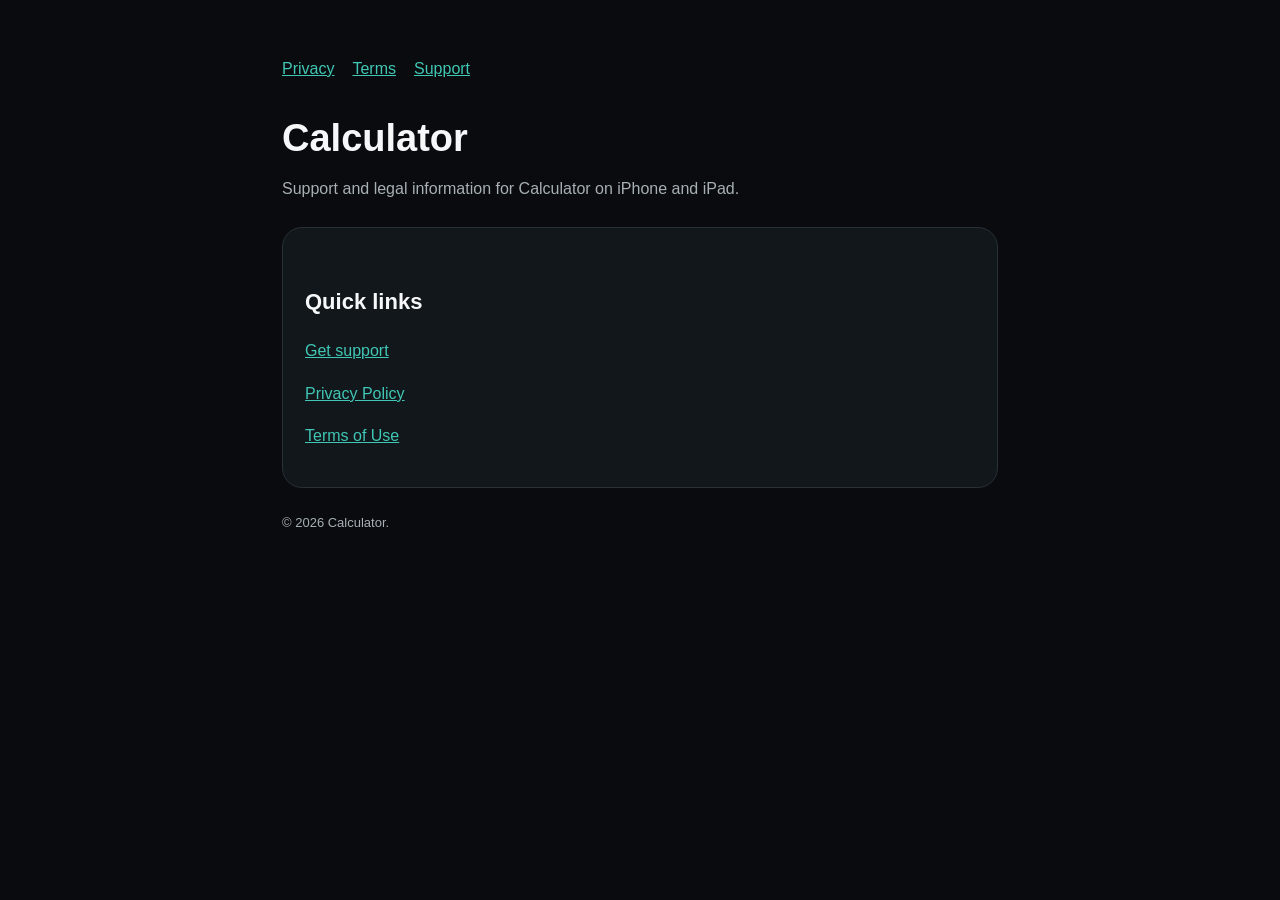
<file: index.html>
<!doctype html><meta charset="utf-8"><meta name="viewport" content="width=device-width,initial-scale=1">
<title>Calculator Support</title><link rel="stylesheet" href="style.css">
<main><nav><a href="privacy.html">Privacy</a><a href="terms.html">Terms</a><a href="support.html">Support</a></nav>
<h1>Calculator</h1><p>Support and legal information for Calculator on iPhone and iPad.</p>
<div class="card"><h2>Quick links</h2><p><a href="support.html">Get support</a></p><p><a href="privacy.html">Privacy Policy</a></p><p><a href="terms.html">Terms of Use</a></p></div>
<p class="small">© 2026 Calculator.</p></main>
</file>
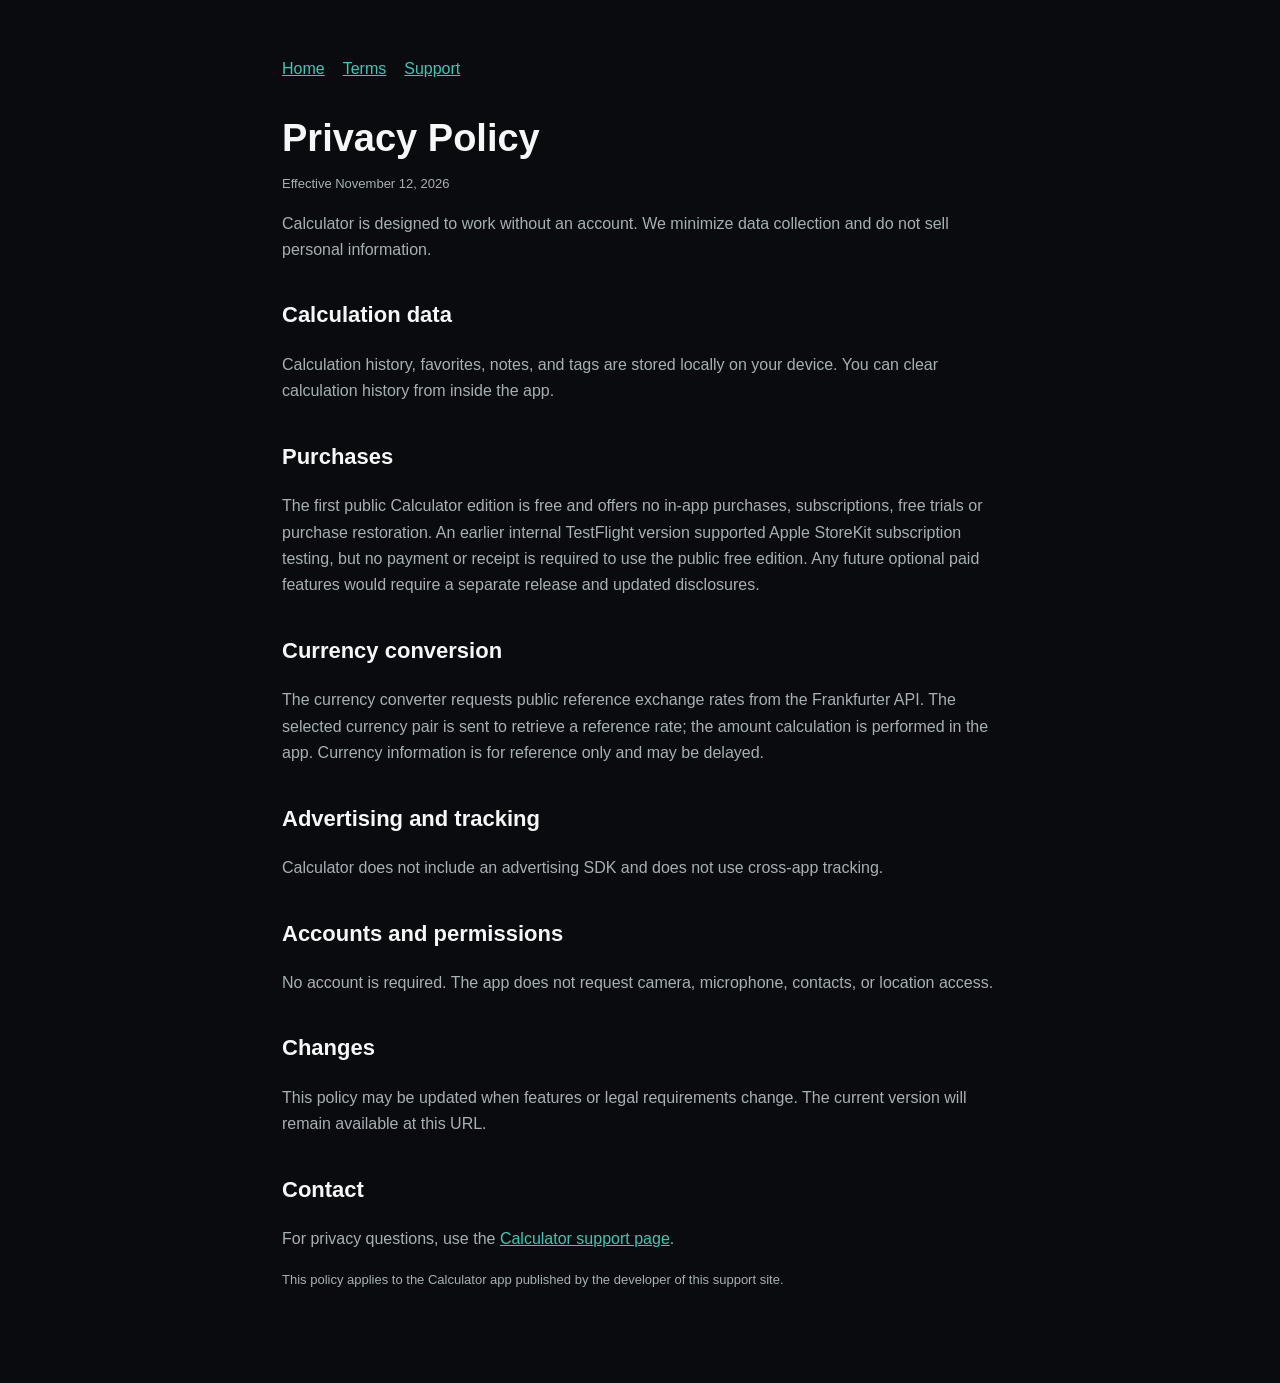
<file: privacy.html>
<!doctype html><meta charset="utf-8"><meta name="viewport" content="width=device-width,initial-scale=1">
<title>Privacy Policy — Calculator</title><link rel="stylesheet" href="style.css">
<main><nav><a href="index.html">Home</a><a href="terms.html">Terms</a><a href="support.html">Support</a></nav>
<h1>Privacy Policy</h1><p class="small">Effective November 12, 2026</p>
<p>Calculator is designed to work without an account. We minimize data collection and do not sell personal information.</p>
<h2>Calculation data</h2><p>Calculation history, favorites, notes, and tags are stored locally on your device. You can clear calculation history from inside the app.</p>
<h2>Purchases</h2><p>The first public Calculator edition is free and offers no in-app purchases, subscriptions, free trials or purchase restoration. An earlier internal TestFlight version supported Apple StoreKit subscription testing, but no payment or receipt is required to use the public free edition. Any future optional paid features would require a separate release and updated disclosures.</p>
<h2>Currency conversion</h2><p>The currency converter requests public reference exchange rates from the Frankfurter API. The selected currency pair is sent to retrieve a reference rate; the amount calculation is performed in the app. Currency information is for reference only and may be delayed.</p>
<h2>Advertising and tracking</h2><p>Calculator does not include an advertising SDK and does not use cross-app tracking.</p>
<h2>Accounts and permissions</h2><p>No account is required. The app does not request camera, microphone, contacts, or location access.</p>
<h2>Changes</h2><p>This policy may be updated when features or legal requirements change. The current version will remain available at this URL.</p>
<h2>Contact</h2><p>For privacy questions, use the <a href="support.html">Calculator support page</a>.</p>
<p class="small">This policy applies to the Calculator app published by the developer of this support site.</p></main>
</file>
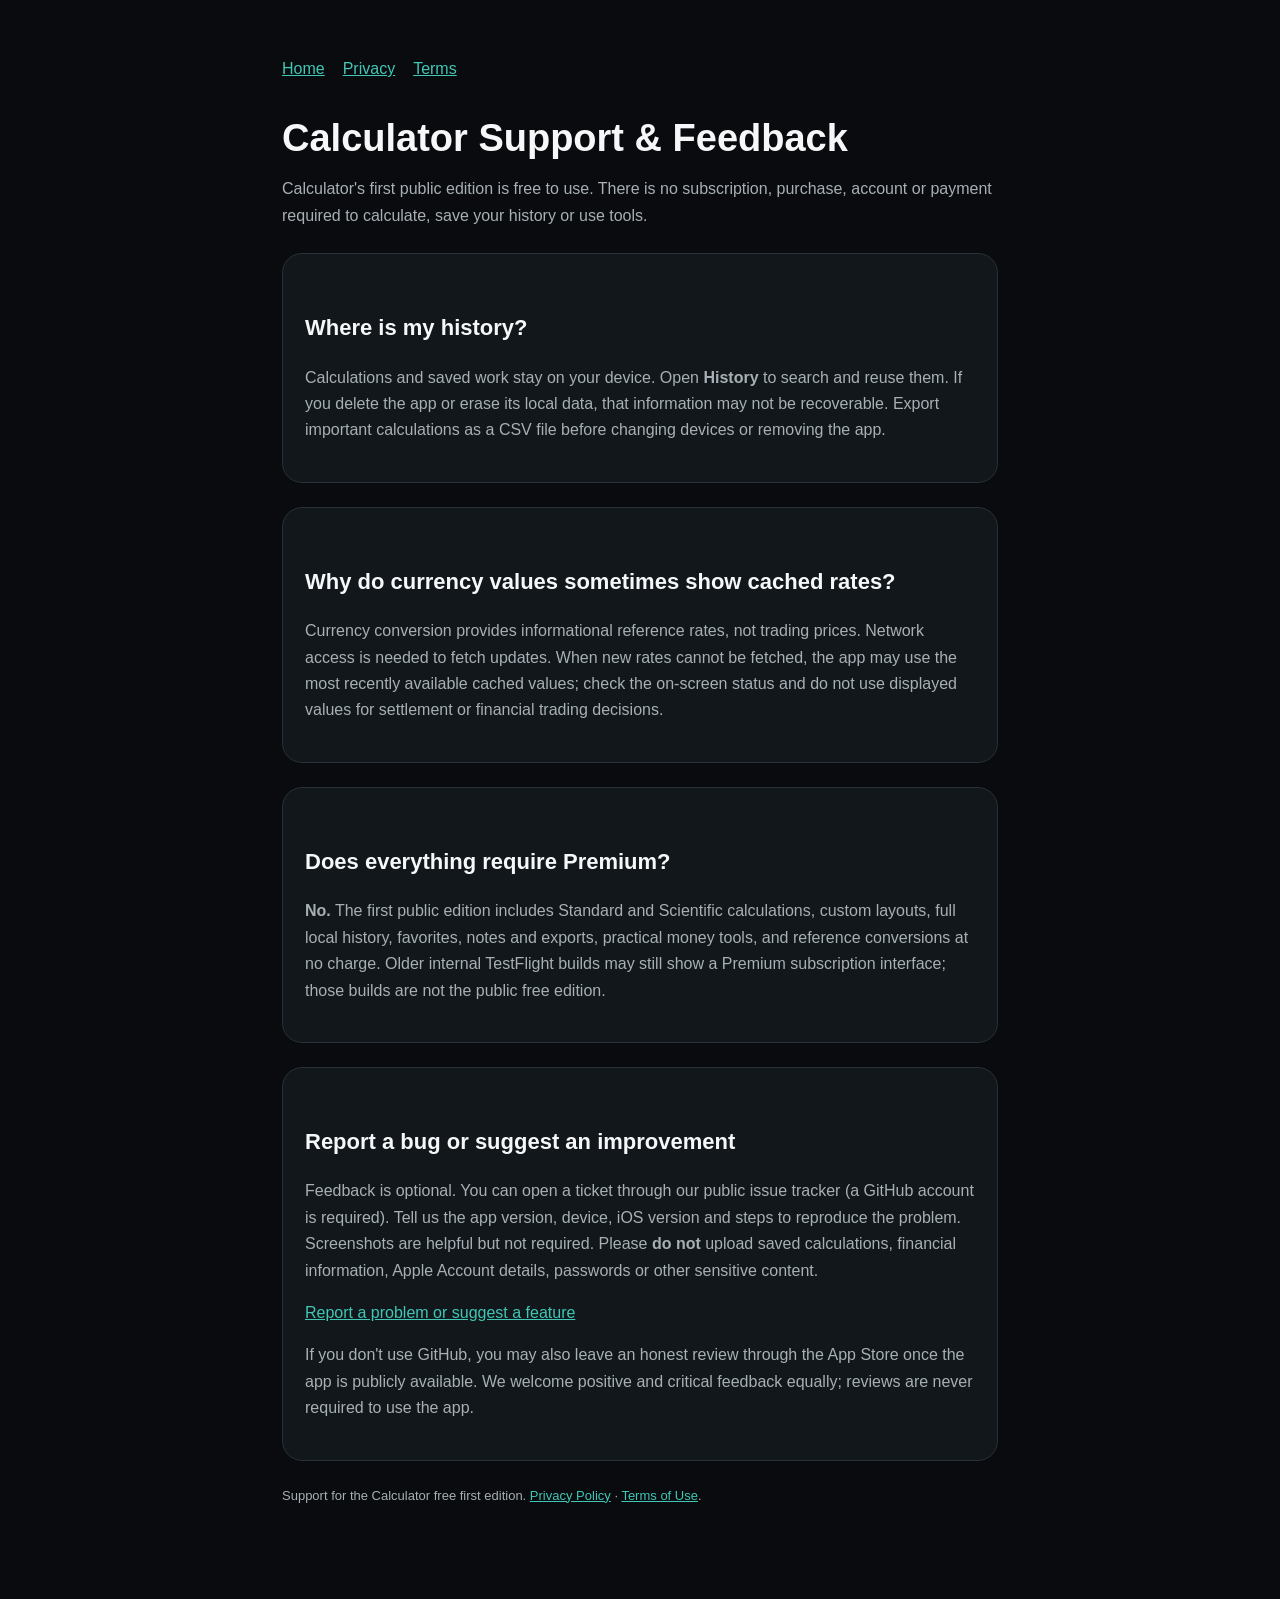
<file: support.html>
<!doctype html><html lang="en"><head><meta charset="utf-8"><meta name="viewport" content="width=device-width,initial-scale=1">
<title>Support &amp; Feedback — Calculator</title><link rel="stylesheet" href="style.css"></head><body>
<main><nav><a href="index.html">Home</a><a href="privacy.html">Privacy</a><a href="terms.html">Terms</a></nav>
<h1>Calculator Support &amp; Feedback</h1>
<p>Calculator's first public edition is free to use. There is no subscription, purchase, account or payment required to calculate, save your history or use tools.</p>
<div class="card"><h2>Where is my history?</h2>
<p>Calculations and saved work stay on your device. Open <strong>History</strong> to search and reuse them. If you delete the app or erase its local data, that information may not be recoverable. Export important calculations as a CSV file before changing devices or removing the app.</p></div>
<div class="card"><h2>Why do currency values sometimes show cached rates?</h2>
<p>Currency conversion provides informational reference rates, not trading prices. Network access is needed to fetch updates. When new rates cannot be fetched, the app may use the most recently available cached values; check the on-screen status and do not use displayed values for settlement or financial trading decisions.</p></div>
<div class="card"><h2>Does everything require Premium?</h2>
<p><strong>No.</strong> The first public edition includes Standard and Scientific calculations, custom layouts, full local history, favorites, notes and exports, practical money tools, and reference conversions at no charge. Older internal TestFlight builds may still show a Premium subscription interface; those builds are not the public free edition.</p></div>
<div class="card"><h2>Report a bug or suggest an improvement</h2>
<p>Feedback is optional. You can open a ticket through our public issue tracker (a GitHub account is required). Tell us the app version, device, iOS version and steps to reproduce the problem. Screenshots are helpful but not required. Please <strong>do not</strong> upload saved calculations, financial information, Apple Account details, passwords or other sensitive content.</p>
<p><a href="https://github.com/L1gh7C0d35/calculator-support/issues/new">Report a problem or suggest a feature</a></p>
<p>If you don't use GitHub, you may also leave an honest review through the App Store once the app is publicly available. We welcome positive and critical feedback equally; reviews are never required to use the app.</p></div>
<p class="small">Support for the Calculator free first edition. <a href="privacy.html">Privacy Policy</a> · <a href="terms.html">Terms of Use</a>.</p></main></body></html>
</file>
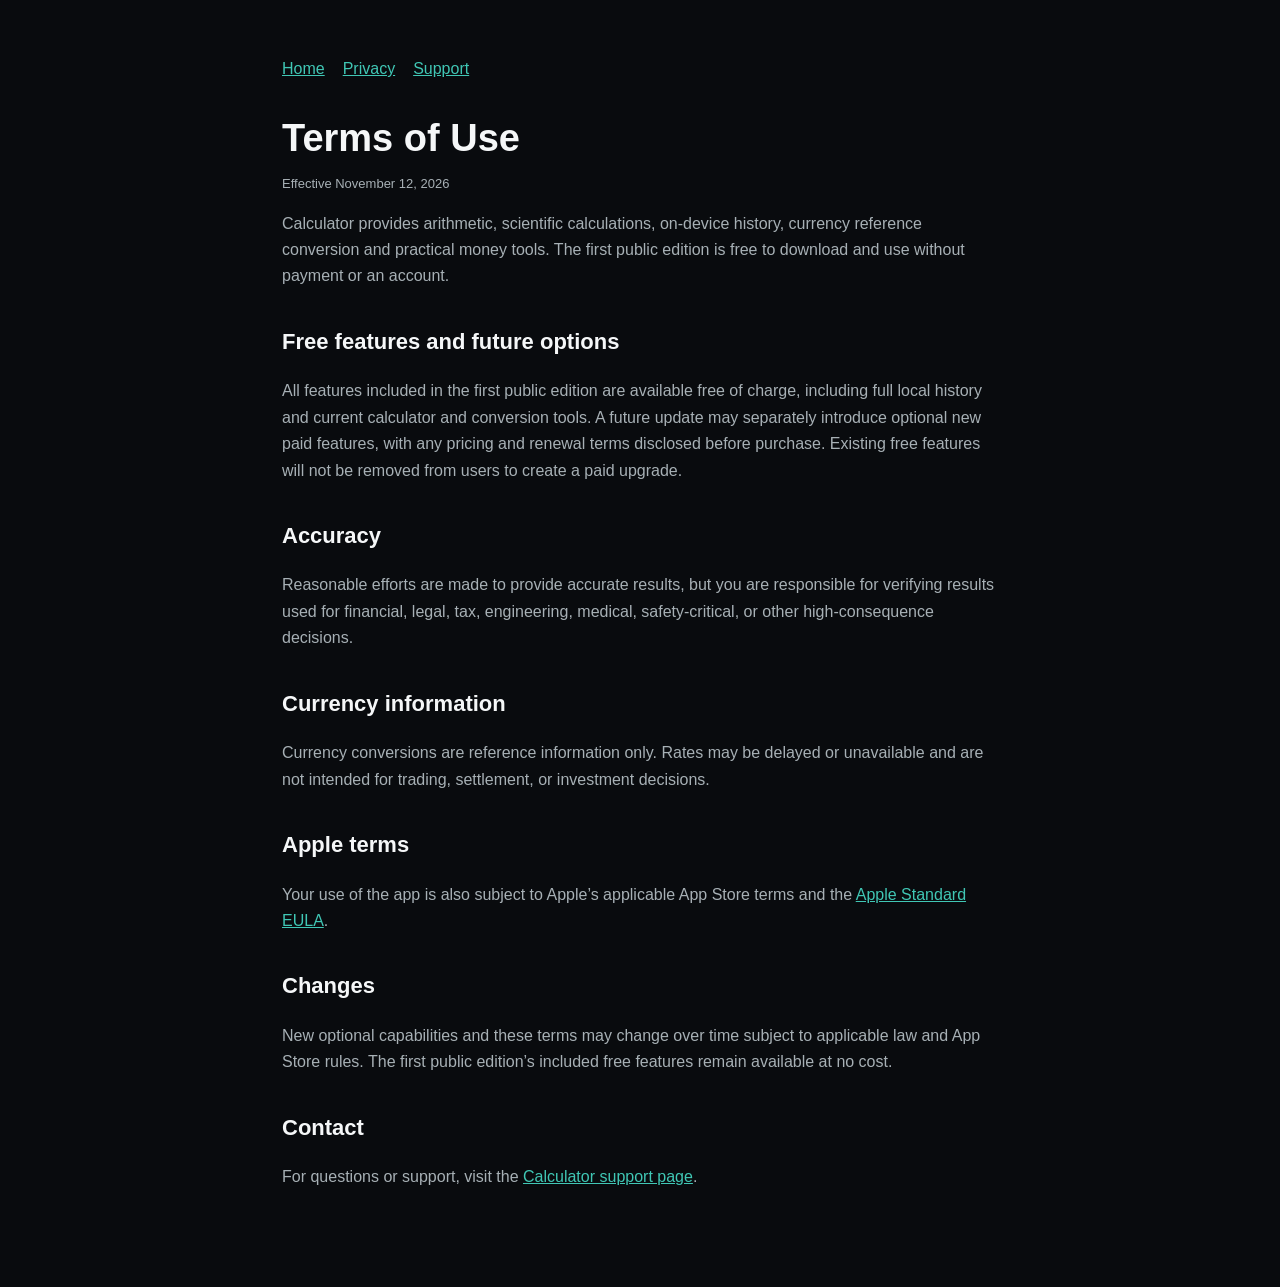
<file: terms.html>
<!doctype html><meta charset="utf-8"><meta name="viewport" content="width=device-width,initial-scale=1">
<title>Terms of Use — Calculator</title><link rel="stylesheet" href="style.css">
<main><nav><a href="index.html">Home</a><a href="privacy.html">Privacy</a><a href="support.html">Support</a></nav>
<h1>Terms of Use</h1><p class="small">Effective November 12, 2026</p>
<p>Calculator provides arithmetic, scientific calculations, on-device history, currency reference conversion and practical money tools. The first public edition is free to download and use without payment or an account.</p>
<h2>Free features and future options</h2><p>All features included in the first public edition are available free of charge, including full local history and current calculator and conversion tools. A future update may separately introduce optional new paid features, with any pricing and renewal terms disclosed before purchase. Existing free features will not be removed from users to create a paid upgrade.</p>
<h2>Accuracy</h2><p>Reasonable efforts are made to provide accurate results, but you are responsible for verifying results used for financial, legal, tax, engineering, medical, safety-critical, or other high-consequence decisions.</p>
<h2>Currency information</h2><p>Currency conversions are reference information only. Rates may be delayed or unavailable and are not intended for trading, settlement, or investment decisions.</p>
<h2>Apple terms</h2><p>Your use of the app is also subject to Apple’s applicable App Store terms and the <a href="https://www.apple.com/legal/internet-services/itunes/dev/stdeula/">Apple Standard EULA</a>.</p>
<h2>Changes</h2><p>New optional capabilities and these terms may change over time subject to applicable law and App Store rules. The first public edition’s included free features remain available at no cost.</p>
<h2>Contact</h2><p>For questions or support, visit the <a href="support.html">Calculator support page</a>.</p></main>
</file>
<file: style.css>
:root{color-scheme:dark;--bg:#090b0e;--card:#12171b;--text:#f5f7f8;--muted:#a7b0b5;--accent:#40c7b5;--border:#283138}
*{box-sizing:border-box}body{margin:0;background:var(--bg);color:var(--text);font:16px/1.65 -apple-system,BlinkMacSystemFont,"Segoe UI",sans-serif}
main{max-width:760px;margin:0 auto;padding:56px 22px 80px}h1{font-size:38px;line-height:1.1;margin:0 0 12px}h2{margin-top:34px;font-size:22px}
p,li{color:var(--muted)}a{color:var(--accent)}.card{background:var(--card);border:1px solid var(--border);border-radius:20px;padding:22px;margin:24px 0}
nav{display:flex;gap:18px;flex-wrap:wrap;margin-bottom:36px}.small{font-size:13px;color:var(--muted)}
</file>
